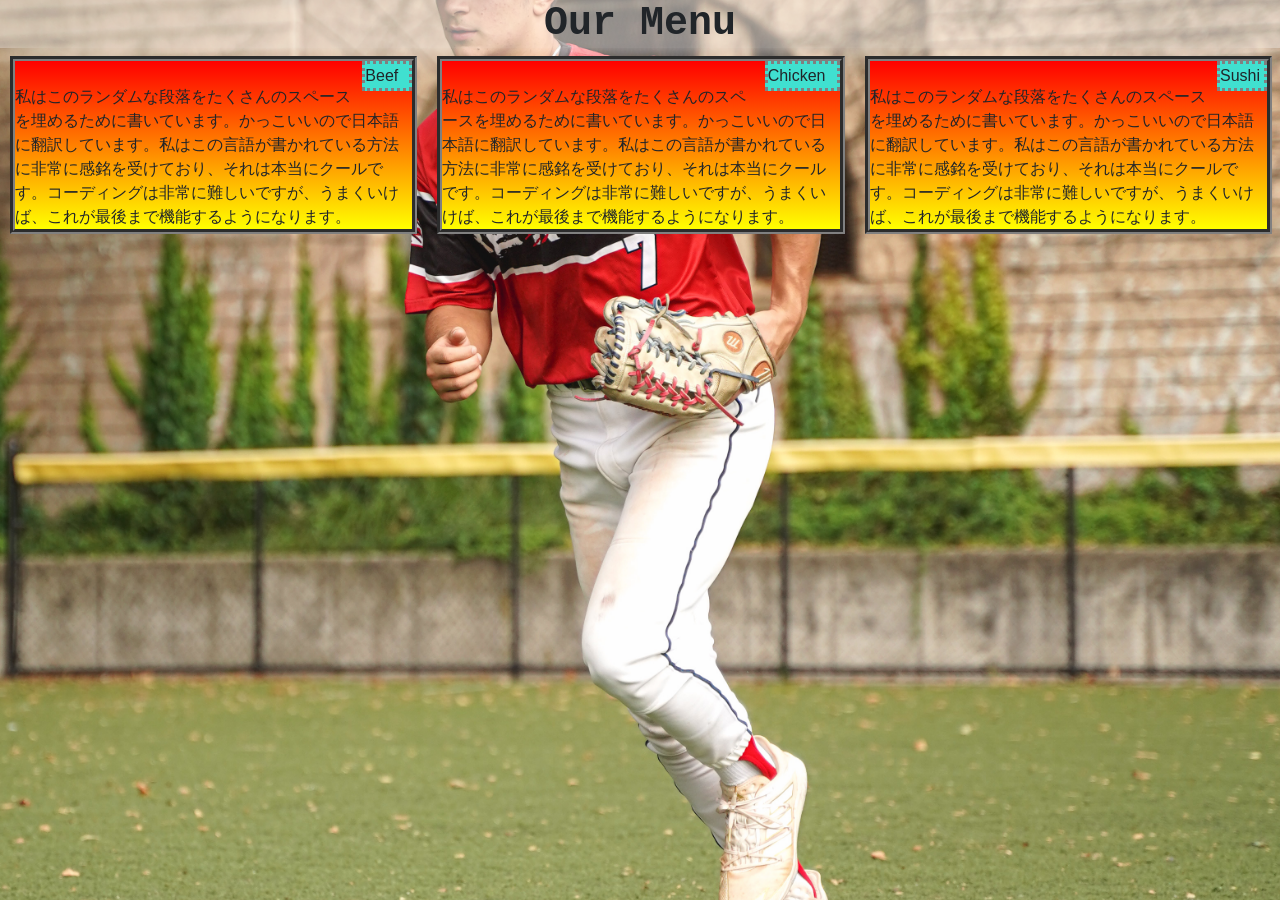
<file: Menu/index.html>
<!DOCTYPE html>
<html>
  <head>
    <title>Menu</title>
    <meta charset="utf-8" />
    <meta name="viewport" content="width=device-width, initial-scale=1" />
    <link
      href="https://cdn.jsdelivr.net/npm/bootstrap@5.1.1/dist/css/bootstrap.min.css"
      rel="stylesheet"
      integrity="sha384-F3w7mX95PdgyTmZZMECAngseQB83DfGTowi0iMjiWaeVhAn4FJkqJByhZMI3AhiU"
      crossorigin="anonymous"
    />
    <link href="menu.css" rel="stylesheet" />
  </head>
  <body id="body">
    <h1>Our Menu</h1>
    <div class="container"></div>
    <div id="background"></div>
    <div class="row">
      <div class="col" id="Beef">
        <div class="row" id="topright1">
          <div class="col-md-6 themed-grid-col">Beef</div>
        </div>
        <br />私はこのランダムな段落をたくさんのスペースを埋めるために書いています。かっこいいので日本語に翻訳しています。私はこの言語が書かれている方法に非常に感銘を受けており、それは本当にクールです。コーディングは非常に難しいですが、うまくいけば、これが最後まで機能するようになります。
      </div>

      <div class="col" id="Chicken">
        <div class="row" id="topright2">
          <div class="col-md-6 themed-grid-col">Chicken</div>
        </div>
        <br />
        私はこのランダムな段落をたくさんのスペースを埋めるために書いています。かっこいいので日本語に翻訳しています。私はこの言語が書かれている方法に非常に感銘を受けており、それは本当にクールです。コーディングは非常に難しいですが、うまくいけば、これが最後まで機能するようになります。
      </div>

      <div class="col" id="Sushi">
        <div class="row" id="topright3">
          <div class="col-md-6 themed-grid-col">Sushi</div>
        </div>
        <br />
        私はこのランダムな段落をたくさんのスペースを埋めるために書いています。かっこいいので日本語に翻訳しています。私はこの言語が書かれている方法に非常に感銘を受けており、それは本当にクールです。コーディングは非常に難しいですが、うまくいけば、これが最後まで機能するようになります。
      </div>
    </div>
  </body>
</html>
</file>
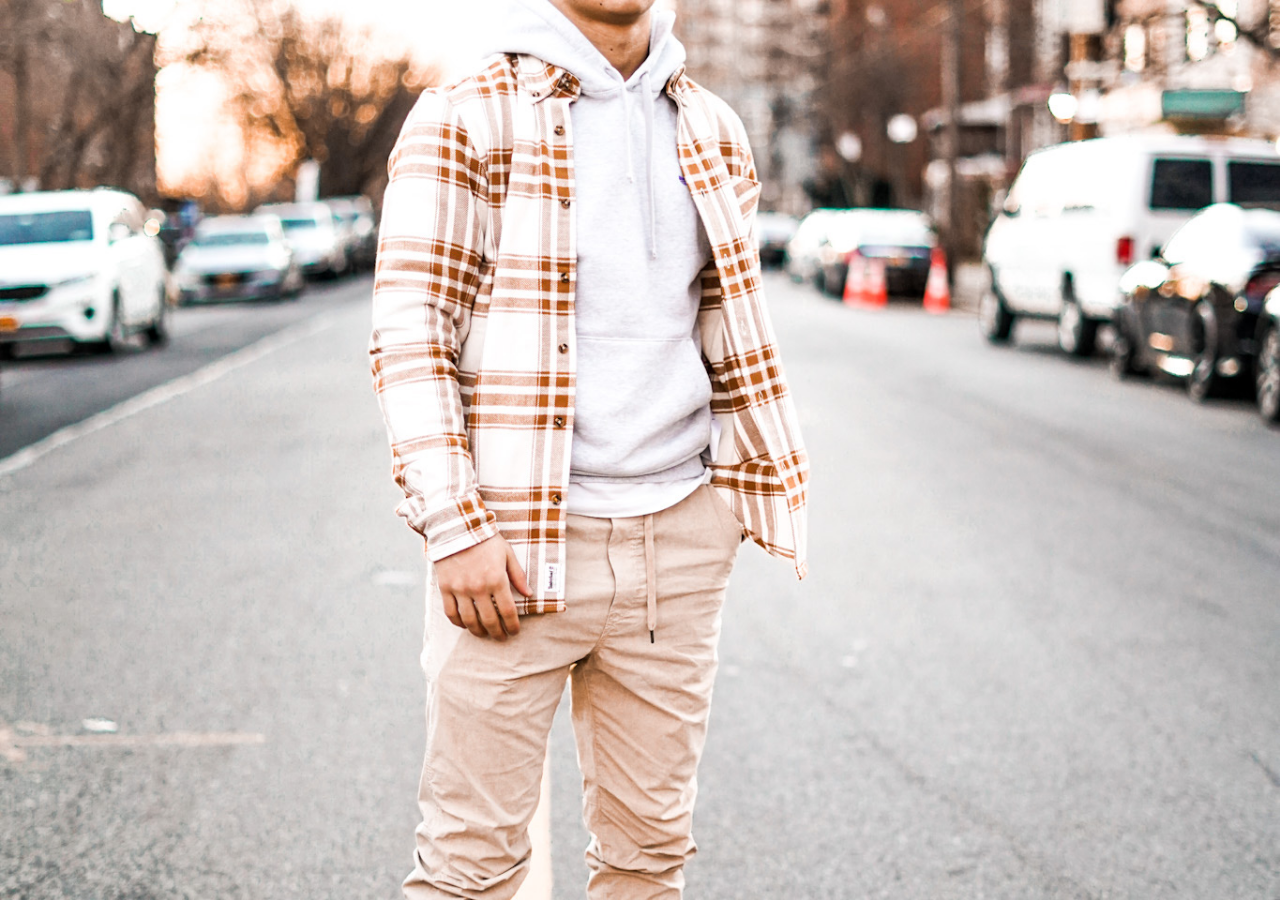
<file: Responsive/index.html>
<!DOCTYPE html>
<html>
  <head>
    <title>Self-referential</title>
    <link rel="stylesheet" href="responsive.css" type="text/css" media="all" />
    <meta charset="utf-8" />
  </head>

  <body id="body">
    
    <div class="comic"></div>
  </body>
</html>
</file>
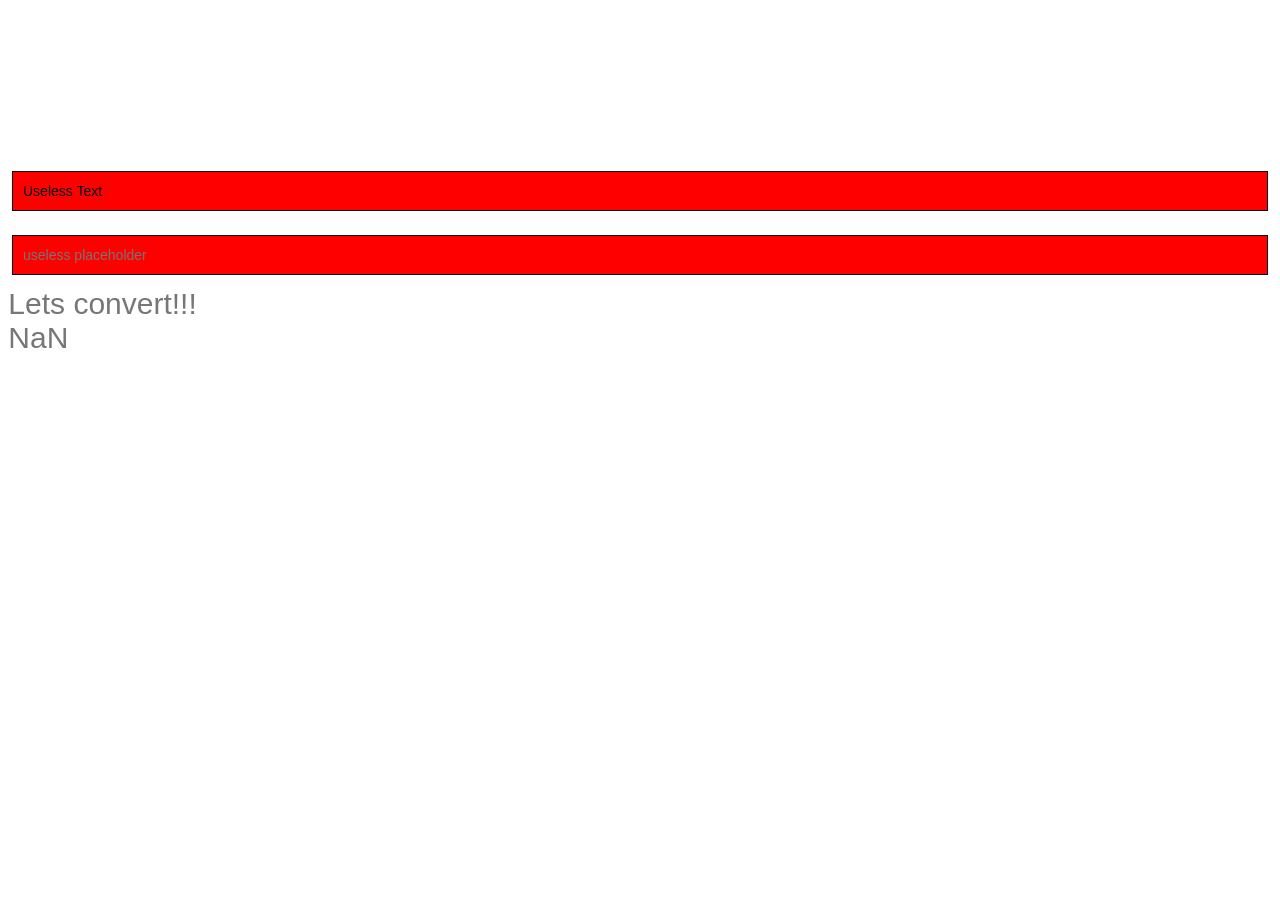
<file: Apps/converter/assets/converter.html>
<!DOCTYPE html>
<!-- saved from url=(0023)http://localhost:19006/ -->
<html lang="en"><head><meta http-equiv="Content-Type" content="text/html; charset=UTF-8"><style id="react-native-stylesheet"></style>
    
    <meta httpequiv="X-UA-Compatible" content="IE=edge">
    <!-- 
      This viewport works for phones with notches.
      It's optimized for gestures by disabling global zoom.
     -->
    <meta name="viewport" content="width=device-width, initial-scale=1, minimum-scale=1, maximum-scale=1.00001, viewport-fit=cover">
    <title>converter</title>
    <style>
      /**
       * Extend the react-native-web reset:
       * https://github.com/necolas/react-native-web/blob/master/packages/react-native-web/src/exports/StyleSheet/initialRules.js
       */
      html,
      body,
      #root {
        width: 100%;
        /* To smooth any scrolling behavior */
        -webkit-overflow-scrolling: touch;
        margin: 0px;
        padding: 0px;
        /* Allows content to fill the viewport and go beyond the bottom */
        min-height: 100%;
      }
      #root {
        flex-shrink: 0;
        flex-basis: auto;
        flex-grow: 1;
        display: flex;
        flex: 1;
      }

      html {
        scroll-behavior: smooth;
        /* Prevent text size change on orientation change https://gist.github.com/tfausak/2222823#file-ios-8-web-app-html-L138 */
        -webkit-text-size-adjust: 100%;
        height: calc(100% + env(safe-area-inset-top));
      }

      body {
        display: flex;
        /* Allows you to scroll below the viewport; default value is visible */
        overflow-y: auto;
        overscroll-behavior-y: none;
        text-rendering: optimizeLegibility;
        -webkit-font-smoothing: antialiased;
        -moz-osx-font-smoothing: grayscale;
        -ms-overflow-style: scrollbar;
      }
      /* Enable for apps that support dark-theme */
      /*@media (prefers-color-scheme: dark) {
        body {
          background-color: black;
        }
      }*/
    </style>
  <link rel="manifest" href="http://localhost:19006/manifest.json"><link rel="icon" type="image/png" sizes="16x16" href="http://localhost:19006/favicon-16.png"><link rel="icon" type="image/png" sizes="32x32" href="http://localhost:19006/favicon-32.png"><link rel="shortcut icon" href="http://localhost:19006/favicon.ico"></head>

  <body>
    <!-- 
      A generic no script element with a reload button and a message.
      Feel free to customize this however you'd like.
    -->
    <noscript>
      <form
        action=""
        style="
          background-color: #fff;
          position: fixed;
          top: 0;
          left: 0;
          right: 0;
          bottom: 0;
          z-index: 9999;
        "
      >
        <div
          style="
            font-size: 18px;
            font-family: Helvetica, sans-serif;
            line-height: 24px;
            margin: 10%;
            width: 80%;
          "
        >
          <p>Oh no! It looks like JavaScript is not enabled in your browser.</p>
          <p style="margin: 20px 0;">
            <button
              type="submit"
              style="
                background-color: #4630eb;
                border-radius: 100px;
                border: none;
                box-shadow: none;
                color: #fff;
                cursor: pointer;
                font-weight: bold;
                line-height: 20px;
                padding: 6px 16px;
              "
            >
              Reload
            </button>
          </p>
        </div>
      </form>
    </noscript>
    <!-- The root element for your Expo app. -->
    <div id="root"><div class="css-view-1dbjc4n r-flex-13awgt0 r-pointerEvents-12vffkv"><div class="css-view-1dbjc4n r-flex-13awgt0 r-pointerEvents-12vffkv"><div class="css-view-1dbjc4n r-paddingBottom-97e31f r-paddingLeft-bv2aro r-paddingRight-hxflta r-paddingTop-10xqauy"><div class="css-view-1dbjc4n r-flexBasis-1mlwlqe r-overflow-1udh08x r-zIndex-417010" style="height: 159px; width: 305px;"><div class="css-view-1dbjc4n r-backgroundColor-1niwhzg r-backgroundPosition-vvn4in r-backgroundRepeat-u6sd8q r-backgroundSize-4gszlv r-bottom-1p0dtai r-height-1pi2tsx r-left-1d2f490 r-position-u8s1d r-right-zchlnj r-top-ipm5af r-width-13qz1uu r-zIndex-1wyyakw" style="background-image: url(&quot;https://i.imgur.com/TkIrScD.png&quot;);"></div><img alt="" draggable="false" src="./converter_files/TkIrScD.png" class="css-accessibilityImage-9pa8cd"></div><input autocapitalize="sentences" autocomplete="on" autocorrect="on" dir="auto" spellcheck="true" type="text" class="css-textinput-11aywtz r-backgroundColor-1g6456j r-borderWidth-rs99b7 r-height-eu3ka r-margin-hv52eu r-padding-1sp51qo" value="Useless Text"><input placeholder="useless placeholder" autocapitalize="sentences" autocomplete="on" autocorrect="on" dir="auto" spellcheck="true" inputmode="numeric" class="css-textinput-11aywtz r-backgroundColor-1g6456j r-borderWidth-rs99b7 r-height-eu3ka r-margin-hv52eu r-padding-1sp51qo" value=""><div dir="auto" class="css-text-901oao" style="color: rgb(119, 119, 119); font-size: 30px;"> Lets convert!!!</div><div dir="auto" class="css-text-901oao" style="color: rgb(119, 119, 119); font-size: 30px;"> NaN </div></div></div></div></div>
  <script src="./converter_files/bundle.js"></script>

</body></html>
</file>
<file: Menu/menu.css>
body {
  background: url(baseball.jpg) no-repeat center center fixed;
  background-size: cover;
}
.row {
  margin-left: 10px;
}
h1 {
  text-align: center;
  font-family: "Courier New", Courier, monospace;
  background-color: rgba(255, 255, 255, 0.5);
  box-shadow: 0px 0px 50px 0px white;
  font-weight: bold;
}
#Beef {
  height: auto;
  width: auto;
  margin-right: 20px;
  padding-left: 0%;
  padding-right: 0%;
  --bs-gutter-x: 0;
  background-image: repeating-linear-gradient(red, yellow);
  font-family: Impact, Haettenschweiler, "Arial Narrow Bold", sans-serif;
  border: 5px solid gray;
  border-style: groove;
}
#Chicken {
  border: 1px solid gray;
  height: auto;
  width: auto;
  margin-right: 20px;
  padding-left: 0%;
  padding-right: 0%;
  --bs-gutter-x: 0;
  background-image: repeating-linear-gradient(red, yellow);
  font-family: Impact, Haettenschweiler, "Arial Narrow Bold", sans-serif;
  border: 5px solid gray;
  border-style: groove;
}
#Sushi {
  border: 1px solid gray;
  height: auto;
  width: auto;
  margin-right: 20px;
  padding-left: 0%;
  padding-right: 0%;
  --bs-gutter-x: 0;
  background-image: repeating-linear-gradient(red, yellow);
  font-family: Impact, Haettenschweiler, "Arial Narrow Bold", sans-serif;
  border: 5px solid gray;
  border-style: groove;
}
#topright1 {
  width: 50px;
  float: right;
  --bs-gutter-x: 0;
  border: solid 3px gray;
  background-color: turquoise;
  border-style: dotted;
}
#topright2 {
  border: solid 1px gray;
  width: 75px;
  float: right;
  background-color: pink;
  --bs-gutter-x: 0;
  border: solid 3px gray;
  background-color: turquoise;
  border-style: dotted;
}
#topright3 {
  border: solid 1px gray;
  width: 50px;
  float: right;
  background-color: pink;
  --bs-gutter-x: 0;
  border: solid 3px gray;
  background-color: turquoise;
  border-style: dotted;
}
@media screen and (min-width: 768px) and (max-width: 992px) {
  #Sushi {
    flex: auto;
    width: 95%;
    margin-top: 20px;
    background-image: repeating-linear-gradient(blue, turquoise);
    color: red;
  }
  #Beef {
    background-image: repeating-linear-gradient(blue, turquoise);
    color: red;
  }
  #Chicken {
    background-image: repeating-linear-gradient(blue, turquoise);
    color: red;
  }
  #topright1 {
    background-color: yellow;
  }
  #topright2 {
    background-color: yellow;
  }
  #topright3 {
    background-color: yellow;
  }
}
@media screen and (max-width: 767px) {
  #Beef {
    flex: auto;
    background-image: repeating-linear-gradient(green, lime);
    color: blue;
  }
  #Chicken {
    flex: auto;
    margin-top: 20px;
    margin-bottom: 20px;
    background-image: repeating-linear-gradient(green, lime);
    color: blue;
  }
  #Sushi {
    flex: auto;
    background-image: repeating-linear-gradient(green, lime);
    color: blue;
  }
  #topright1 {
    background-color: red;
  }
  #topright2 {
    background-color: red;
  }
  #topright3 {
    background-color: red;
  }
}
</file>
<file: Responsive/responsive.css>
body {
  background: url(flanel.jpg) no-repeat center center fixed;
  background-size: cover;
}
.comic {
  background: url("https://imgs.xkcd.com/comics/self_description.png");
  margin-top: 150px;
  width: 745px;
  height: 180px;
}
@media screen and (min-width: 1200px) {
  .comic {
    background: url("https://imgs.xkcd.com/comics/self_description.png");
    width: 250px;
    height: 180px;
  }
}
@media screen and (min-width: 600px) and (max-width: 1200px) {
  .comic {
    background: url("https://imgs.xkcd.com/comics/self_description.png");
    min-width: 250px;
    max-width: 500px;
    height: 180px;
  }
}
@media screen and (max-width: 800px) {
  .comic {
    background: url("https://imgs.xkcd.com/comics/self_description.png");
    min-width: 500px;
    max-width: 750px;
    height: 180px;
  }
}
</file>
